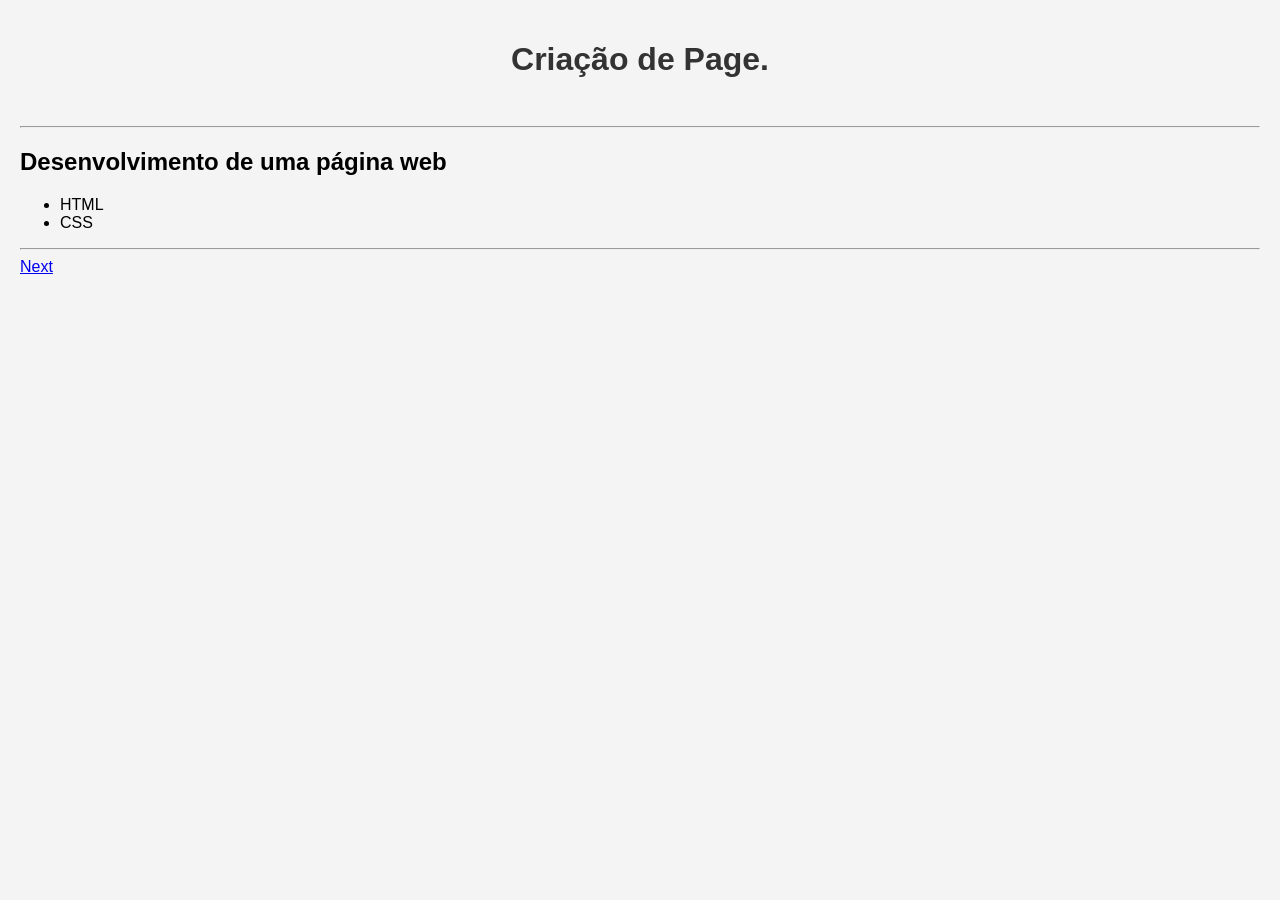
<file: index01.html>
<!DOCTYPE html>
<html lang="en">
<head>
    <meta charset="UTF-8">
    <meta name="viewport" content="width=device-width, initial-scale=1.0">
    <title>Criação de Page.</title>
    <link rel="stylesheet" href="style.css">
    
</head>
<body>
    <h1>Criação de Page.</h1> <br>
    <hr>
    <h2>Desenvolvimento de uma página web</h2>

    <ul>
        <li>HTML</li>
        <li>CSS</li>
      
    </ul>
    <hr>
<a href="index02.html">Next</a>
</body>
</html>
</file>
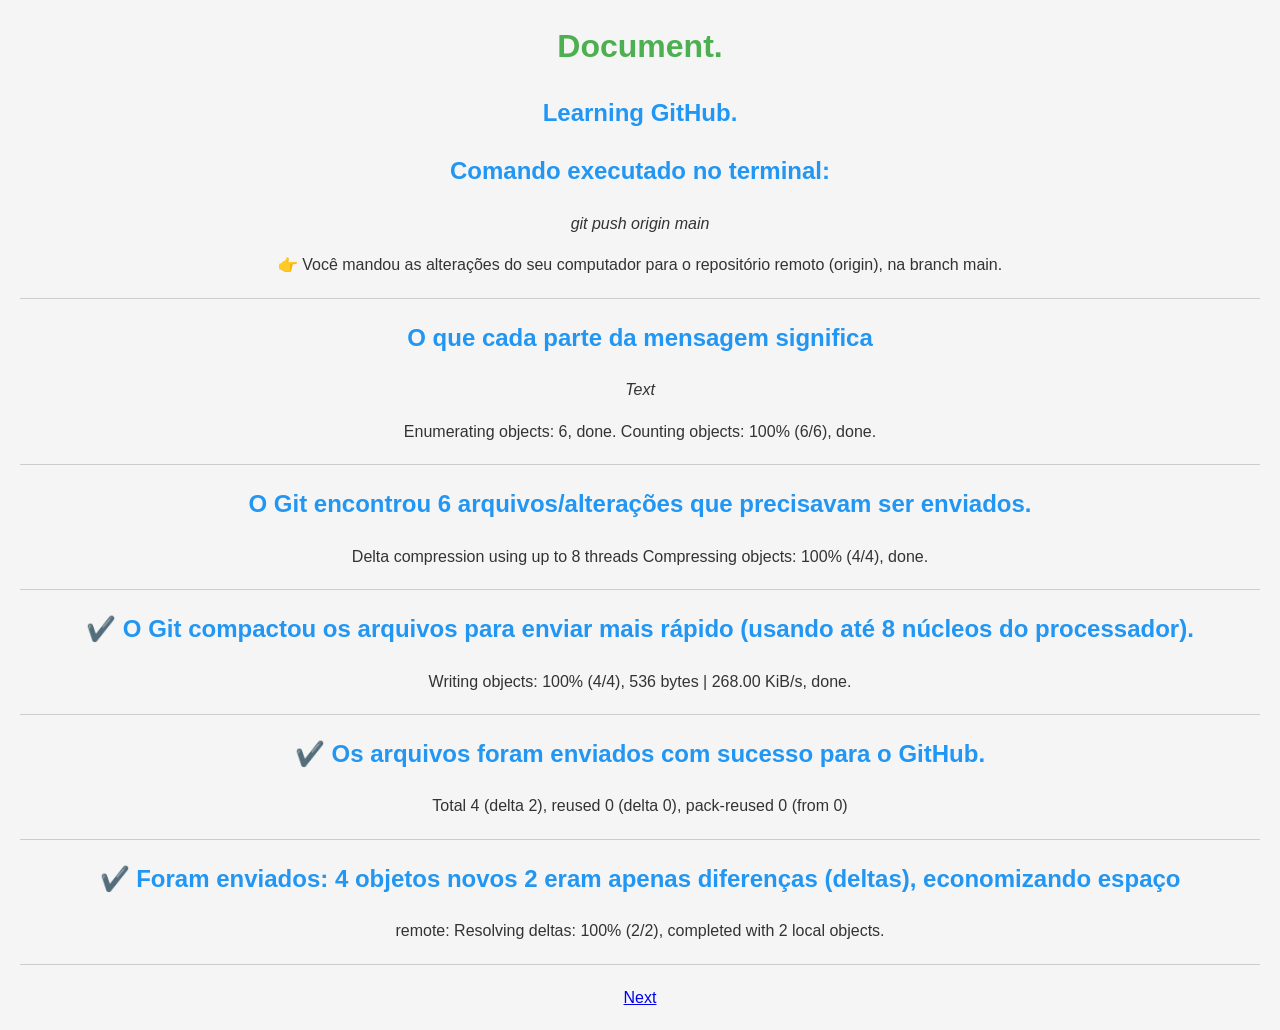
<file: index02.html>
<!DOCTYPE html>
<html lang="en">
<head>
    <meta charset="UTF-8">
    <meta name="viewport" content="width=device-width, initial-scale=1.0">
    <title>Document</title>
    <style>
        body{
            font-family: Arial, sans-serif;
            margin: 20px;
            line-height: 1.6;
            color: #333;
            background-color: #f5f5f5;
            text-align: center;
        }
        h1 {
            color: #4CAF50;
        }
        h2 {
            color: #2196F3;
        }
        p {
            margin-bottom: 10px;
        }
        hr {
            margin: 20px 0;
            border: none;
            border-top: 1px solid #ccc;
        }
        em {
            font-style: italic;
        }
        
    </style>
</head>
<body>
   <h1>Document.</h1>
   <h2>Learning GitHub.</h2>

<h2>Comando executado no terminal:</h2>
   <em>git push origin main</em> <br>

   <p>
👉 Você mandou as alterações do seu computador para o repositório remoto (origin), na branch main.</p>

<hr>
<h2>O que cada parte da mensagem significa</h2>
<i>Text</i>
<p>Enumerating objects: 6, done.
Counting objects: 100% (6/6), done.
</p>
<hr>

<h2>O Git encontrou 6 arquivos/alterações que precisavam ser enviados.</h2>

<p>Delta compression using up to 8 threads
Compressing objects: 100% (4/4), done.
</p>

<hr>
<h2>✔️ O Git compactou os arquivos para enviar mais rápido (usando até 8 núcleos do processador).</h2>

<p>Writing objects: 100% (4/4), 536 bytes | 268.00 KiB/s, done.
</p>

<hr>
<h2>✔️ Os arquivos foram enviados com sucesso para o GitHub.</h2>

<p>Total 4 (delta 2), reused 0 (delta 0), pack-reused 0 (from 0)
</p>

<hr>

<h2>✔️ Foram enviados:

4 objetos novos

2 eram apenas diferenças (deltas), economizando espaço</h2>

<p>remote: Resolving deltas: 100% (2/2), completed with 2 local objects.
</p>
<hr>

<a href="index03.html">Next</a>
</body>
</html>
</file>
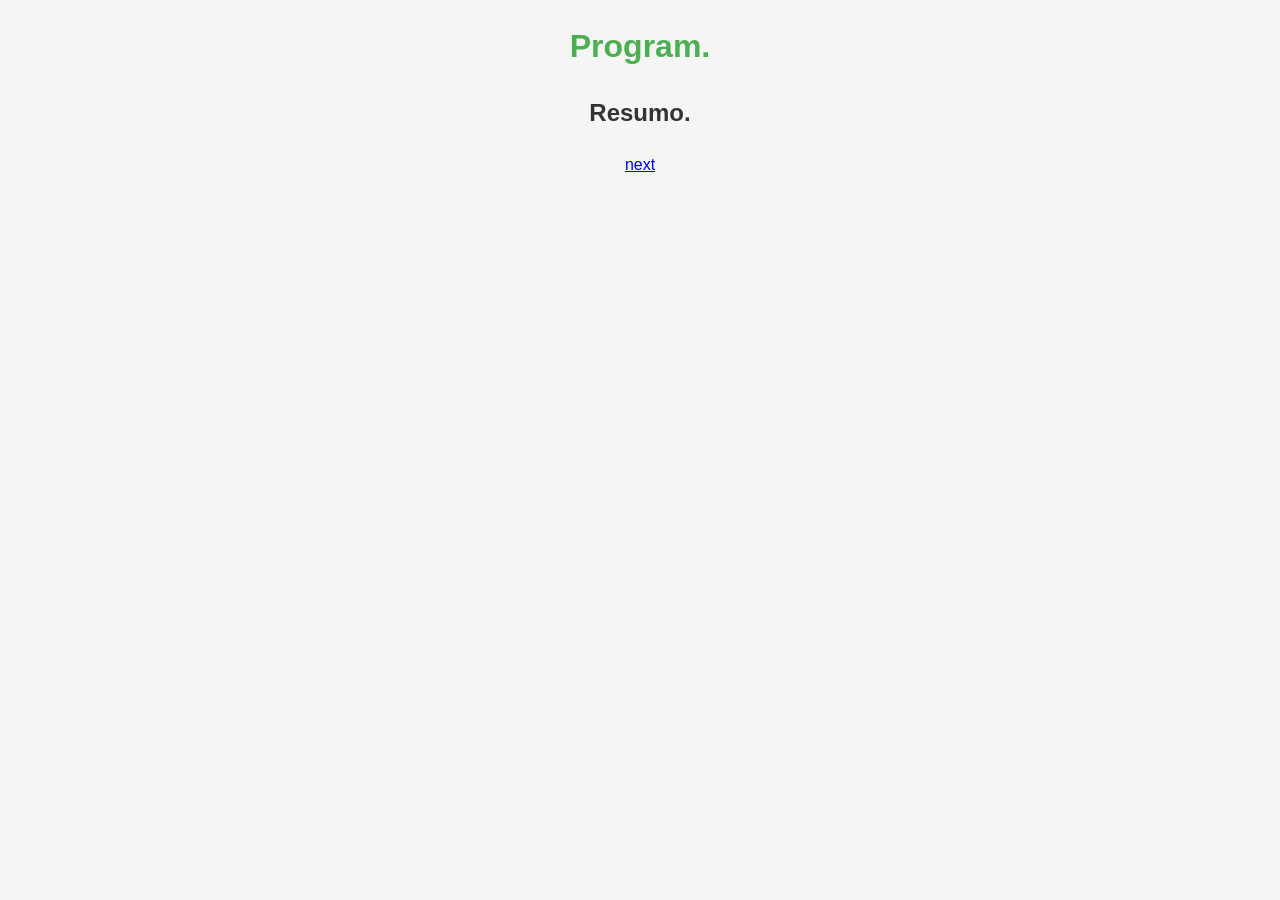
<file: index03.html>
<!DOCTYPE html>
<html lang="en">
<head>
    <meta charset="UTF-8">
    <meta name="viewport" content="width=device-width, initial-scale=1.0">
    <title>Program.</title>
    <style>
        body{
            font-family: Arial, sans-serif;
            margin: 20px;
            line-height: 1.6;
            color: #333;
            background-color: #f5f5f5;
            text-align: center;
        }
        h1 {
            color: #4CAF50;
        }
    </style>
</head>
<body>
    <h1>Program.</h1>
    <h2>Resumo.</h2>
    <a href="index04.html">next</a>
</body>
</html>
</file>
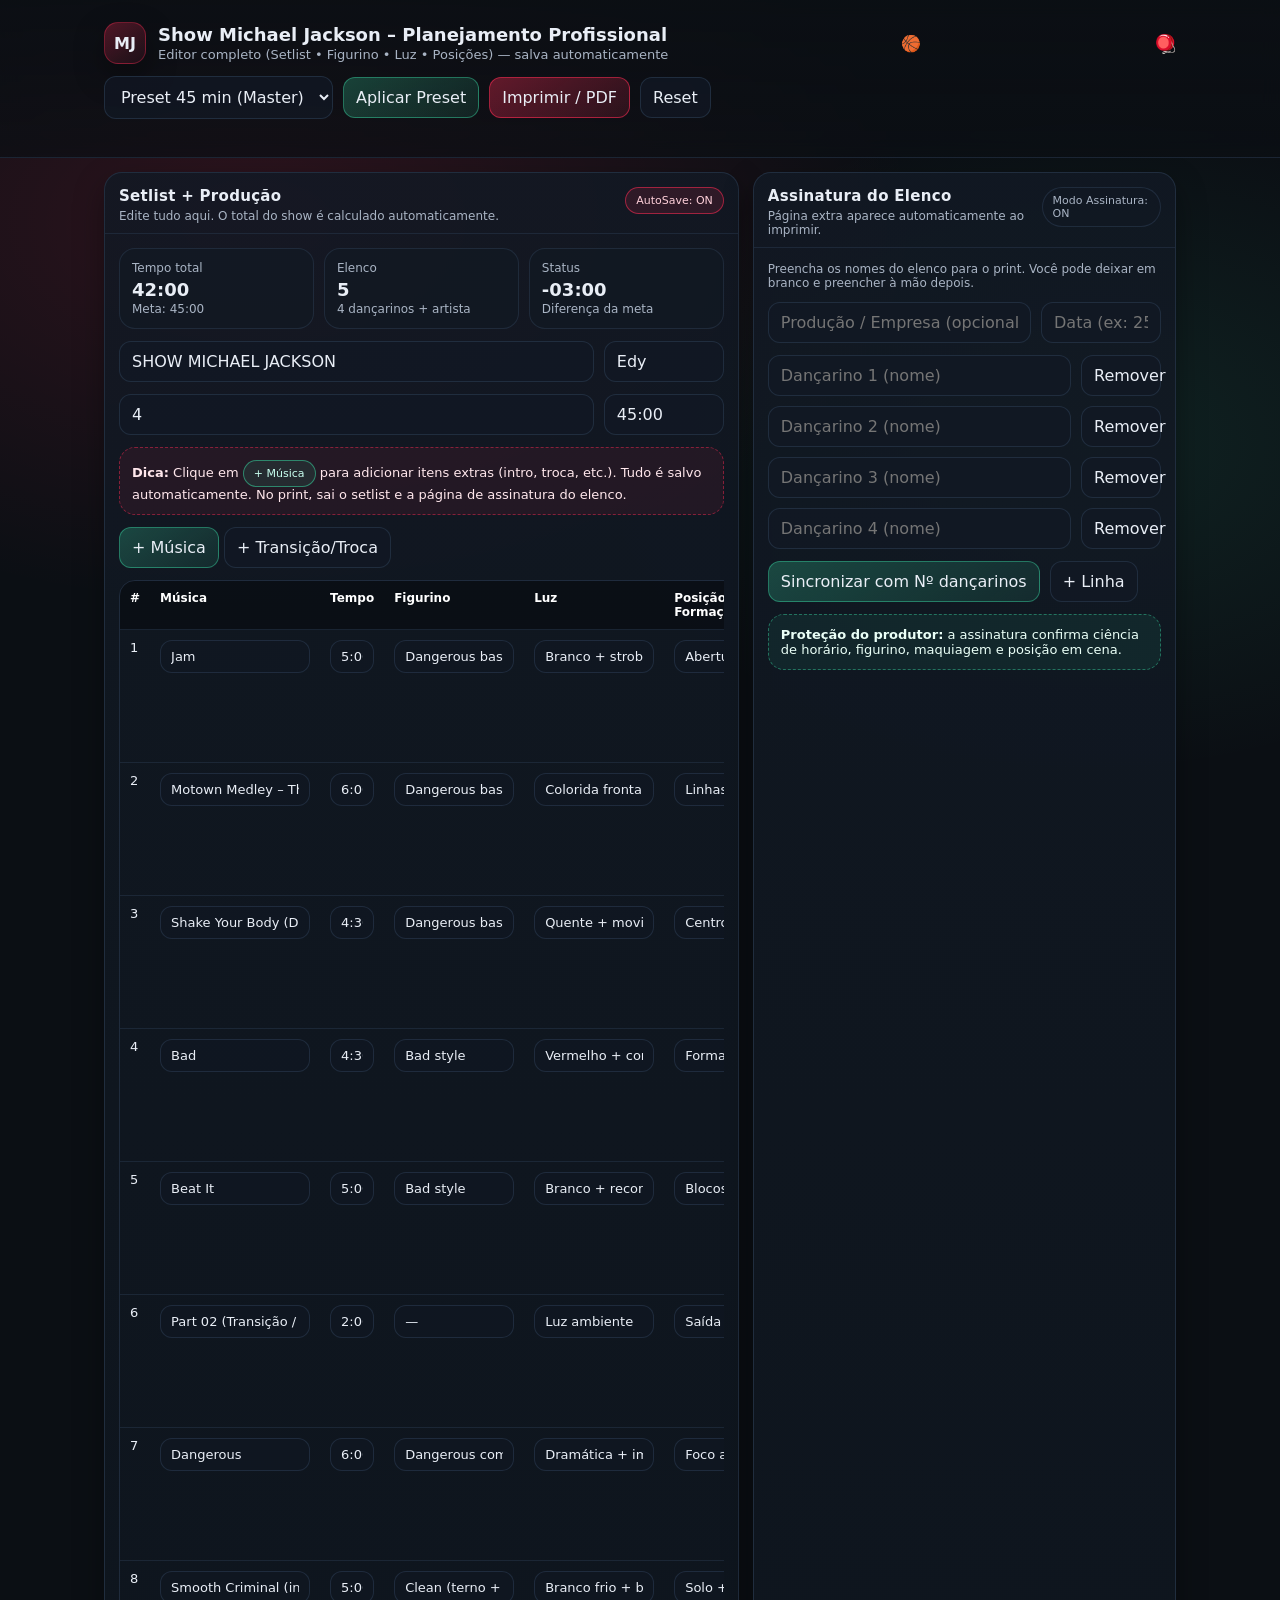
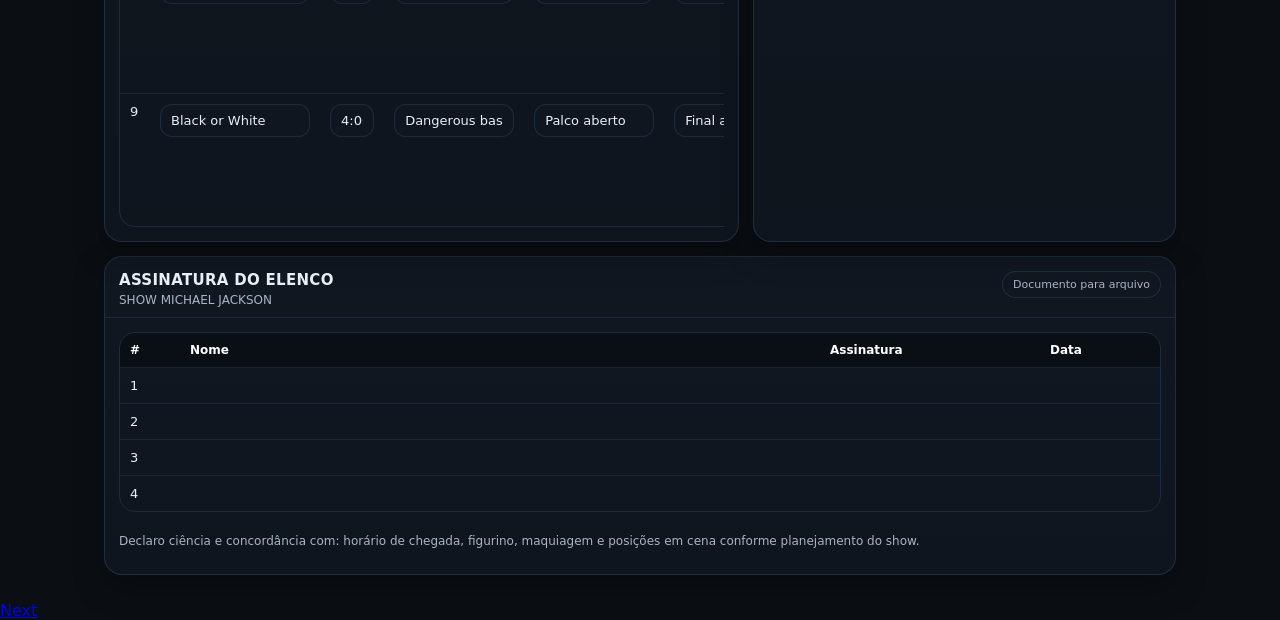
<file: index04.html>
<!DOCTYPE html>
<html lang="pt-BR">
<head>
  <meta charset="UTF-8" />
  <meta name="viewport" content="width=device-width, initial-scale=1.0"/>
  <title>Show MJ – Planejamento Profissional</title>
  <style>
    :root{
      --bg:#0b0f14;
      --card:#121924;
      --card2:#0f1620;
      --text:#e9eef6;
      --muted:#a9b4c4;
      --line:#233042;
      --accent:#ff2d55; /* toque Michael */
      --ok:#38d39f;
      --warn:#ffcc66;
      --shadow: 0 12px 30px rgba(0,0,0,.35);
      --radius:18px;
    }
    *{box-sizing:border-box}
    body{
      margin:0;
      background-color: black;
      font-family: system-ui, -apple-system, Segoe UI, Roboto, Arial, sans-serif;
      background: radial-gradient(1200px 700px at 20% 10%, rgba(255,45,85,.14), transparent 55%),
                  radial-gradient(900px 600px at 85% 20%, rgba(56,211,159,.10), transparent 55%),
                  var(--bg);
      color:var(--text);
    }
    header{
      padding:22px 18px 12px;
      position:sticky; top:0;
      backdrop-filter: blur(10px);
      background: linear-gradient(to bottom, rgba(11,15,20,.92), rgba(11,15,20,.72));
      border-bottom:1px solid rgba(35,48,66,.7);
      z-index: 10;
    }
    .wrap{max-width:1100px; margin:0 auto; padding:0 14px 26px;}
    .topbar{
      display:flex; gap:12px; align-items:center; justify-content:space-between; flex-wrap:wrap;
    }
    .brand{
      display:flex; gap:12px; align-items:center;
    }
    .badge{
      width:42px; height:42px; border-radius:14px;
      display:grid; place-items:center;
      background: linear-gradient(145deg, rgba(255,45,85,.28), rgba(255,45,85,.06));
      border:1px solid rgba(255,45,85,.35);
      box-shadow: var(--shadow);
      font-weight:800;
    }
    h1{font-size:18px; margin:0;}
    .sub{color:var(--muted); font-size:13px; margin-top:2px;}
    .controls{
      display:flex; gap:10px; align-items:center; flex-wrap:wrap;
    }
    button, select, input{
      font: inherit;
      color:var(--text);
      background: rgba(18,25,36,.75);
      border:1px solid rgba(35,48,66,.9);
      border-radius: 12px;
      padding:10px 12px;
      outline: none;
    }
    button{
      cursor:pointer;
      transition: transform .08s ease, border-color .2s ease, background .2s ease;
    }
    button:hover{border-color: rgba(255,45,85,.55)}
    button:active{transform: scale(.98)}
    .btn-accent{
      background: linear-gradient(145deg, rgba(255,45,85,.35), rgba(255,45,85,.12));
      border-color: rgba(255,45,85,.55);
    }
    .btn-ok{
      background: linear-gradient(145deg, rgba(56,211,159,.26), rgba(56,211,159,.10));
      border-color: rgba(56,211,159,.45);
    }
    .grid{
      display:grid;
      grid-template-columns: 1.2fr .8fr;
      gap:14px;
      margin-top:14px;
    }
    @media (max-width: 980px){
      .grid{grid-template-columns:1fr}
    }
    .card{
      background: linear-gradient(180deg, rgba(18,25,36,.86), rgba(15,22,32,.86));
      border:1px solid rgba(35,48,66,.9);
      border-radius: var(--radius);
      box-shadow: var(--shadow);
      overflow:hidden;
    }
    .card .hd{
      padding:14px 14px 10px;
      border-bottom:1px solid rgba(35,48,66,.7);
      display:flex;
      align-items:flex-start;
      justify-content:space-between;
      gap:10px;
    }
    .card .hd h2{
      margin:0;
      font-size:15px;
      letter-spacing:.3px;
    }
    .card .hd p{margin:4px 0 0; color:var(--muted); font-size:12px}
    .card .bd{padding:14px}
    .kpis{
      display:grid;
      grid-template-columns: repeat(3, 1fr);
      gap:10px;
    }
    @media (max-width: 560px){
      .kpis{grid-template-columns:1fr}
    }
    .kpi{
      background: rgba(18,25,36,.6);
      border:1px solid rgba(35,48,66,.8);
      border-radius: 16px;
      padding:12px;
    }
    .kpi .label{color:var(--muted); font-size:12px}
    .kpi .value{font-size:18px; font-weight:800; margin-top:4px}
    .kpi .hint{color:var(--muted); font-size:12px; margin-top:2px}
    .row{
      display:grid;
      grid-template-columns: 1fr 120px;
      gap:10px;
      margin-top:12px;
    }
    @media (max-width:560px){ .row{grid-template-columns:1fr} }
    .row input[type="text"]{width:100%}
    .muted{color:var(--muted)}
    .small{font-size:12px}
    .table{
      width:100%;
      border-collapse:separate;
      border-spacing:0;
      overflow:hidden;
      border-radius: 16px;
      border:1px solid rgba(35,48,66,.85);
    }
    .table th, .table td{
      padding:10px 10px;
      border-bottom:1px solid rgba(35,48,66,.65);
      vertical-align:top;
      font-size:13px;
    }
    .table th{
      text-align:left;
      font-size:12px;
      color:#fff;
      background: rgba(0,0,0,.35);
      position:sticky; top:0;
    }
    .table tr:last-child td{border-bottom:none}
    .cell-actions{
      display:flex; gap:8px; justify-content:flex-end; flex-wrap:wrap;
    }
    .iconbtn{
      padding:8px 10px;
      border-radius: 12px;
      font-size:12px;
      background: rgba(18,25,36,.65);
    }
    .pill{
      display:inline-block;
      font-size:11px;
      padding:6px 10px;
      border-radius:999px;
      border:1px solid rgba(35,48,66,.85);
      color:var(--muted);
      background: rgba(18,25,36,.45);
    }
    .pill.accent{
      color:#ffd0da;
      border-color: rgba(255,45,85,.55);
      background: rgba(255,45,85,.12);
    }
    .pill.ok{
      color:#c8fff0;
      border-color: rgba(56,211,159,.55);
      background: rgba(56,211,159,.10);
    }
    .note{
      padding:12px;
      border-radius: 16px;
      border:1px dashed rgba(255,45,85,.45);
      background: rgba(255,45,85,.08);
      color: #ffe7ec;
      font-size:13px;
      margin-top:12px;
    }

    /* PRINT */
    @media print{
      header, .no-print{display:none !important}
      body{background:#fff; color:#111}
      .card{box-shadow:none; border:1px solid #ddd; background:#fff}
      .table{border:1px solid #ddd}
      .table th{background:#f3f3f3; color:#111}
      .pill{border-color:#bbb; color:#333; background:#f7f7f7}
      .pill.accent, .pill.ok{background:#f7f7f7; color:#111; border-color:#bbb}
      .page-break{page-break-before: always;}
    }
  </style>
</head>
<body>
<header>
  <div class="wrap">
    <div class="topbar">
      <div class="brand">
        <div class="badge">MJ</div>
        <div>
          <h1>Show Michael Jackson – Planejamento Profissional</h1>
          <div class="sub">Editor completo (Setlist • Figurino • Luz • Posições) — salva automaticamente</div>
        </div>
      </div>
🏀<h1>🪀</h1>
      <div class="controls no-print">
        <select id="preset">
          <option value="45">Preset 45 min (Master)</option>
          <option value="35">Preset 35 min</option>
          <option value="60">Preset 60 min</option>
        </select>
        <button class="btn-ok" id="applyPreset">Aplicar Preset</button>
        <button class="btn-accent" id="printBtn">Imprimir / PDF</button>
        <button id="resetBtn">Reset</button>
      </div>
    </div>
  </div>
</header>

<div class="wrap">
  <div class="grid">
    <!-- LEFT -->
    <div class="card">
      <div class="hd">
        <div>
          <h2>Setlist + Produção</h2>
          <p>Edite tudo aqui. O total do show é calculado automaticamente.</p>
        </div>
        <div class="pill accent" id="autosave">AutoSave: ON</div>
      </div>
      <div class="bd">
        <div class="kpis">
          <div class="kpi">
            <div class="label">Tempo total</div>
            <div class="value" id="totalTime">00:00</div>
            <div class="hint" id="totalHint">Meta: 45:00</div>
          </div>
          <div class="kpi">
            <div class="label">Elenco</div>
            <div class="value" id="castCount">5</div>
            <div class="hint">4 dançarinos + artista</div>
          </div>
          <div class="kpi">
            <div class="label">Status</div>
            <div class="value" id="status">OK</div>
            <div class="hint">Diferença da meta</div>
          </div>
        </div>

        <div class="row no-print">
          <input id="showName" type="text" placeholder="Nome oficial do show (ex: MJ Tribute – Dangerous Night)" />
          <input id="leadName" type="text" placeholder="Artista (ex: Edy)" />
        </div>

        <div class="row no-print">
          <input id="dancers" type="number" min="0" placeholder="Nº dançarinos (ex: 4)" />
          <input id="target" type="text" placeholder="Meta (mm:ss) ex: 45:00" />
        </div>

        <div class="note">
          <b>Dica:</b> Clique em <span class="pill ok">+ Música</span> para adicionar itens extras (intro, troca, etc.).
          Tudo é salvo automaticamente. No print, sai o setlist e a página de assinatura do elenco.
        </div>

        <div style="margin-top:12px" class="no-print">
          <button class="btn-ok" id="addSong">+ Música</button>
          <button id="addBreak">+ Transição/Troca</button>
        </div>

        <div style="margin-top:12px; overflow:auto">
          <table class="table" id="songsTable">
            <thead>
              <tr>
                <th style="width:36px">#</th>
                <th style="min-width:170px">Música</th>
                <th style="width:90px">Tempo</th>
                <th style="min-width:140px">Figurino</th>
                <th style="min-width:140px">Luz</th>
                <th style="min-width:150px">Posição / Formação</th>
                <th class="no-print" style="width:170px; text-align:right">Ações</th>
              </tr>
            </thead>
            <tbody id="tbody"></tbody>
          </table>
        </div>
      </div>
    </div>

    <!-- RIGHT -->
    <div class="card">
      <div class="hd">
        <div>
          <h2>Assinatura do Elenco</h2>
          <p>Página extra aparece automaticamente ao imprimir.</p>
        </div>
        <div class="pill" id="signatureMode">Modo Assinatura: ON</div>
      </div>
      <div class="bd">
        <p class="muted small" style="margin-top:0">
          Preencha os nomes do elenco para o print. Você pode deixar em branco e preencher à mão depois.
        </p>

        <div class="row no-print">
          <input id="company" type="text" placeholder="Produção / Empresa (opcional)" />
          <input id="date" type="text" placeholder="Data (ex: 25/12/2025)" />
        </div>

        <div style="margin-top:12px" id="signList"></div>

        <div class="no-print" style="margin-top:12px; display:flex; gap:10px; flex-wrap:wrap">
          <button class="btn-ok" id="syncCast">Sincronizar com Nº dançarinos</button>
          <button id="addSigner">+ Linha</button>
        </div>

        <div class="note" style="border-color:rgba(56,211,159,.45); background:rgba(56,211,159,.08); color:#eafff7">
          <b>Proteção do produtor:</b> a assinatura confirma ciência de horário, figurino, maquiagem e posição em cena.
        </div>
      </div>
    </div>
  </div>

  <!-- PRINT-ONLY SIGNATURE PAGE -->
  <div class="card page-break" id="printSignPage" style="margin-top:14px">
    <div class="hd">
      <div>
        <h2>ASSINATURA DO ELENCO</h2>
        <p id="printMeta" class="muted">Show • Data • Produção</p>
      </div>
      <div class="pill">Documento para arquivo</div>
    </div>
    <div class="bd" id="printSignBody"></div>
  </div>
</div>

<script>
  // ---------- Helpers ----------
  const LS_KEY = "mj_show_planner_v1";

  function mmssToSec(mmss){
    const s = (mmss || "").trim();
    if(!s) return 0;
    const parts = s.split(":").map(x => x.trim());
    if(parts.length === 1){
      const n = parseInt(parts[0],10);
      return Number.isFinite(n) ? n : 0;
    }
    const mm = parseInt(parts[0],10);
    const ss = parseInt(parts[1],10);
    if(!Number.isFinite(mm) || !Number.isFinite(ss)) return 0;
    return mm*60 + ss;
  }
  function secToMMSS(sec){
    sec = Math.max(0, Math.round(sec));
    const mm = Math.floor(sec/60);
    const ss = sec % 60;
    return String(mm).padStart(2,"0")+":"+String(ss).padStart(2,"0");
  }
  function uid(){
    return Math.random().toString(16).slice(2) + Date.now().toString(16);
  }

  // ---------- Presets ----------
  const PRESETS = {
    45: {
      target:"45:00",
      dancers:4,
      songs:[
        {name:"Jam", time:"5:00", outfit:"Dangerous base", light:"Branco + strobo", pos:"Abertura em V"},
        {name:"Motown Medley – The Jackson 5", time:"6:00", outfit:"Dangerous base", light:"Colorida frontal", pos:"Linhas simétricas"},
        {name:"Shake Your Body (Down To The Ground)", time:"4:30", outfit:"Dangerous base", light:"Quente + movimento", pos:"Centro + laterais"},
        {name:"Bad", time:"4:30", outfit:"Bad style", light:"Vermelho + contra", pos:"Formação agressiva"},
        {name:"Beat It", time:"5:00", outfit:"Bad style", light:"Branco + recortes", pos:"Blocos alternados"},
        {name:"Part 02 (Transição / troca / respiro)", time:"2:00", outfit:"—", light:"Luz ambiente", pos:"Saída rápida"},
        {name:"Dangerous", time:"6:00", outfit:"Dangerous completo", light:"Dramática + impacto", pos:"Foco artista"},
        {name:"Smooth Criminal (inclinação 45°)", time:"5:00", outfit:"Clean (terno + chapéu)", light:"Branco frio + blackout", pos:"Solo + apoio lateral"},
        {name:"Black or White", time:"4:00", outfit:"Dangerous base", light:"Palco aberto", pos:"Final aberto (todos)"},
      ]
    },
    35: {
      target:"35:00",
      dancers:4,
      songs:[
        {name:"Jam", time:"5:00", outfit:"Dangerous base", light:"Branco + strobo", pos:"Abertura em V"},
        {name:"Motown Medley – The Jackson 5", time:"5:00", outfit:"Dangerous base", light:"Colorida frontal", pos:"Linhas simétricas"},
        {name:"Bad", time:"4:30", outfit:"Bad style", light:"Vermelho + contra", pos:"Formação agressiva"},
        {name:"Beat It", time:"5:00", outfit:"Bad style", light:"Branco + recortes", pos:"Blocos alternados"},
        {name:"Dangerous", time:"6:00", outfit:"Dangerous completo", light:"Dramática + impacto", pos:"Foco artista"},
        {name:"Smooth Criminal (inclinação 45°)", time:"5:00", outfit:"Clean (terno + chapéu)", light:"Branco frio + blackout", pos:"Solo + apoio lateral"},
        {name:"Black or White", time:"4:30", outfit:"Dangerous base", light:"Palco aberto", pos:"Final aberto (todos)"},
      ]
    },
    60: {
      target:"60:00",
      dancers:4,
      songs:[
        {name:"Jam", time:"5:00", outfit:"Dangerous base", light:"Branco + strobo", pos:"Abertura em V"},
        {name:"Motown Medley – The Jackson 5", time:"6:00", outfit:"Dangerous base", light:"Colorida frontal", pos:"Linhas simétricas"},
        {name:"Shake Your Body (Down To The Ground)", time:"4:30", outfit:"Dangerous base", light:"Quente + movimento", pos:"Centro + laterais"},
        {name:"Bad", time:"4:30", outfit:"Bad style", light:"Vermelho + contra", pos:"Formação agressiva"},
        {name:"Beat It", time:"5:00", outfit:"Bad style", light:"Branco + recortes", pos:"Blocos alternados"},
        {name:"Part 02 (Transição / troca / respiro)", time:"2:00", outfit:"—", light:"Luz ambiente", pos:"Saída rápida"},
        {name:"Dangerous", time:"6:00", outfit:"Dangerous completo", light:"Dramática + impacto", pos:"Foco artista"},
        {name:"You Are Not Alone", time:"4:30", outfit:"Clean (camisa + calça)", light:"Azul/Branco suave", pos:"Semi-círculo atrás"},
        {name:"Heal the World", time:"5:30", outfit:"Clean (emocional)", light:"Branco quente", pos:"Final com abertura"},
        {name:"Smooth Criminal (inclinação 45°)", time:"5:00", outfit:"Clean (terno + chapéu)", light:"Branco frio + blackout", pos:"Solo + apoio lateral"},
        {name:"Black or White", time:"5:00", outfit:"Dangerous base", light:"Palco aberto", pos:"Final aberto (todos)"},
      ]
    }
  };

  // ---------- State ----------
  let state = {
    showName: "SHOW MICHAEL JACKSON",
    leadName: "Edy",
    company: "",
    date: "",
    dancers: 4,
    target: "45:00",
    songs: [],
    signers: []
  };

  function load(){
    const raw = localStorage.getItem(LS_KEY);
    if(raw){
      try{ state = JSON.parse(raw); }
      catch(e){ /* ignore */ }
    }
    if(!state.songs || !state.songs.length){
      applyPreset(45, false);
    }
    if(!state.signers || !state.signers.length){
      syncSigners();
    }
  }

  function save(){
    localStorage.setItem(LS_KEY, JSON.stringify(state));
    const el = document.getElementById("autosave");
    el.textContent = "AutoSave: ON";
    el.classList.add("ok");
    setTimeout(()=> el.classList.remove("ok"), 250);
  }

  function applyPreset(mins, doSave=true){
    const p = PRESETS[mins];
    state.target = p.target;
    state.dancers = p.dancers;
    state.songs = p.songs.map(s => ({ id: uid(), ...s }));
    syncSigners();
    if(doSave) save();
    render();
  }

  function totalSeconds(){
    return state.songs.reduce((sum,s)=> sum + mmssToSec(s.time), 0);
  }

  function computeStatus(){
    const total = totalSeconds();
    const tgt = mmssToSec(state.target);
    const diff = total - tgt;
    return { total, tgt, diff };
  }

  // ---------- Render ----------
  function render(){
    // inputs
    document.getElementById("showName").value = state.showName || "";
    document.getElementById("leadName").value = state.leadName || "";
    document.getElementById("company").value = state.company || "";
    document.getElementById("date").value = state.date || "";
    document.getElementById("dancers").value = state.dancers ?? 4;
    document.getElementById("target").value = state.target || "45:00";

    // KPI
    const { total, tgt, diff } = computeStatus();
    document.getElementById("totalTime").textContent = secToMMSS(total);
    document.getElementById("totalHint").textContent = "Meta: " + secToMMSS(tgt);

    document.getElementById("castCount").textContent = String((parseInt(state.dancers||0,10) || 0) + 1);

    const status = document.getElementById("status");
    if(Math.abs(diff) <= 30){
      status.textContent = "OK";
    } else if(diff > 30){
      status.textContent = "+" + secToMMSS(diff);
    } else {
      status.textContent = "-" + secToMMSS(Math.abs(diff));
    }

    // table rows
    const tbody = document.getElementById("tbody");
    tbody.innerHTML = "";
    state.songs.forEach((s, idx)=>{
      const tr = document.createElement("tr");

      const tdIdx = document.createElement("td");
      tdIdx.textContent = idx+1;
      tr.appendChild(tdIdx);

      tr.appendChild(makeInputCell("name", s.id, s.name, "Nome da música"));
      tr.appendChild(makeInputCell("time", s.id, s.time, "mm:ss"));
      tr.appendChild(makeInputCell("outfit", s.id, s.outfit, "Figurino"));
      tr.appendChild(makeInputCell("light", s.id, s.light, "Luz"));
      tr.appendChild(makeInputCell("pos", s.id, s.pos, "Posição / formação"));

      const tdAct = document.createElement("td");
      tdAct.className = "cell-actions no-print";
      tdAct.style.textAlign="right";

      const up = mkBtn("↑", "iconbtn", ()=> moveSong(s.id, -1));
      const down = mkBtn("↓", "iconbtn", ()=> moveSong(s.id, +1));
      const del = mkBtn("Excluir", "iconbtn", ()=> deleteSong(s.id));
      tdAct.append(up, down, del);

      tr.appendChild(tdAct);

      tbody.appendChild(tr);
    });

    // signers list (editor)
    const signList = document.getElementById("signList");
    signList.innerHTML = "";
    state.signers.forEach((name, i)=>{
      const row = document.createElement("div");
      row.style.display="grid";
      row.style.gridTemplateColumns="1fr 80px";
      row.style.gap="10px";
      row.style.marginBottom="10px";

      const inp = document.createElement("input");
      inp.type="text";
      inp.placeholder = `Dançarino ${i+1} (nome)`;
      inp.value = name || "";
      inp.addEventListener("input", ()=>{
        state.signers[i] = inp.value;
        save(); updatePrintSignature();
      });

      const rm = mkBtn("Remover", "", ()=>{
        state.signers.splice(i,1);
        save(); render();
      });

      row.append(inp, rm);
      signList.appendChild(row);
    });

    updatePrintSignature();
  }

  function makeInputCell(field, id, value, placeholder){
    const td = document.createElement("td");
    const inp = document.createElement("input");
    inp.type="text";
    inp.value = value ?? "";
    inp.placeholder = placeholder || "";
    inp.style.width="100%";
    inp.style.padding="8px 10px";
    inp.style.borderRadius="12px";
    inp.style.background="rgba(18,25,36,.55)";
    inp.style.border="1px solid rgba(35,48,66,.85)";
    inp.addEventListener("input", ()=>{
      const song = state.songs.find(x=>x.id===id);
      song[field] = inp.value;
      save();
      // only recalc on time changes
      if(field==="time") renderKpisOnly();
      updatePrintSignature();
    });
    td.appendChild(inp);
    return td;
  }

  function renderKpisOnly(){
    const { total, tgt, diff } = computeStatus();
    document.getElementById("totalTime").textContent = secToMMSS(total);
    document.getElementById("totalHint").textContent = "Meta: " + secToMMSS(tgt);
    const status = document.getElementById("status");
    if(Math.abs(diff) <= 30){
      status.textContent = "OK";
    } else if(diff > 30){
      status.textContent = "+" + secToMMSS(diff);
    } else {
      status.textContent = "-" + secToMMSS(Math.abs(diff));
    }
  }

  function mkBtn(text, cls, onClick){
    const b = document.createElement("button");
    b.textContent = text;
    if(cls) b.className = cls;
    b.addEventListener("click", onClick);
    return b;
  }

  // ---------- Actions ----------
  function addSongRow(isBreak=false){
    state.songs.push({
      id: uid(),
      name: isBreak ? "Transição / troca" : "",
      time: isBreak ? "1:00" : "4:00",
      outfit: isBreak ? "—" : "Dangerous base",
      light: isBreak ? "Luz ambiente" : "Branco + recortes",
      pos: isBreak ? "Saída / entrada" : "Centro + laterais"
    });
    save(); render();
  }

  function deleteSong(id){
    state.songs = state.songs.filter(s=>s.id!==id);
    save(); render();
  }

  function moveSong(id, dir){
    const i = state.songs.findIndex(s=>s.id===id);
    if(i<0) return;
    const j = i+dir;
    if(j<0 || j>=state.songs.length) return;
    const tmp = state.songs[i];
    state.songs[i] = state.songs[j];
    state.songs[j] = tmp;
    save(); render();
  }

  function syncSigners(){
    const n = parseInt(state.dancers||0,10) || 0;
    state.signers = Array.from({length:n}, (_,i)=> state.signers?.[i] || "");
    save();
  }

  function updatePrintSignature(){
    const meta = [];
    if(state.showName) meta.push(state.showName);
    if(state.date) meta.push("Data: " + state.date);
    if(state.company) meta.push("Produção: " + state.company);
    document.getElementById("printMeta").textContent = meta.join(" • ") || "Show • Data • Produção";

    const body = document.getElementById("printSignBody");
    body.innerHTML = "";

    const t = document.createElement("table");
    t.className = "table";
    const thead = document.createElement("thead");
    thead.innerHTML = `
      <tr>
        <th style="width:60px">#</th>
        <th>Nome</th>
        <th style="width:220px">Assinatura</th>
        <th style="width:120px">Data</th>
      </tr>`;
    t.appendChild(thead);

    const tb = document.createElement("tbody");
    (state.signers || []).forEach((nm, i)=>{
      const tr = document.createElement("tr");
      tr.innerHTML = `
        <td>${i+1}</td>
        <td>${escapeHtml(nm || "")}</td>
        <td></td>
        <td></td>`;
      tb.appendChild(tr);
    });
    t.appendChild(tb);

    const info = document.createElement("p");
    info.className = "muted small";
    info.innerHTML = `
      Declaro ciência e concordância com: horário de chegada, figurino, maquiagem e posições em cena conforme planejamento do show.
    `;

    body.appendChild(t);
    body.appendChild(document.createElement("div")).style.height="10px";
    body.appendChild(info);
  }

  function escapeHtml(str){
    return str.replace(/[&<>"']/g, m=>({ "&":"&amp;","<":"&lt;",">":"&gt;",'"':"&quot;","'":"&#039;" }[m]));
  }

  // ---------- Events ----------
  document.getElementById("applyPreset").addEventListener("click", ()=>{
    const val = parseInt(document.getElementById("preset").value,10);
    applyPreset(val, true);
  });

  document.getElementById("printBtn").addEventListener("click", ()=>{
    // update once before print
    updatePrintSignature();
    window.print();
  });

  document.getElementById("resetBtn").addEventListener("click", ()=>{
    localStorage.removeItem(LS_KEY);
    state = {
      showName: "SHOW MICHAEL JACKSON",
      leadName: "Edy",
      company: "",
      date: "",
      dancers: 4,
      target: "45:00",
      songs: [],
      signers: []
    };
    applyPreset(45, true);
  });

  document.getElementById("addSong").addEventListener("click", ()=> addSongRow(false));
  document.getElementById("addBreak").addEventListener("click", ()=> addSongRow(true));

  document.getElementById("syncCast").addEventListener("click", ()=>{
    syncSigners();
    render();
  });

  document.getElementById("addSigner").addEventListener("click", ()=>{
    state.signers.push("");
    save(); render();
  });

  // input bindings
  ["showName","leadName","company","date","dancers","target"].forEach(id=>{
    const el = document.getElementById(id);
    el.addEventListener("input", ()=>{
      state[id] = el.value;
      // if dancers changes, update cast count live
      if(id==="dancers"){
        const n = parseInt(state.dancers||0,10) || 0;
        document.getElementById("castCount").textContent = String(n+1);
      }
      save();
      renderKpisOnly();
      updatePrintSignature();
    });
  });

  // ---------- Init ----------
  load();
  render();
</script>


<a href="index05.html">Next</a>
</body>
</html>
</file>
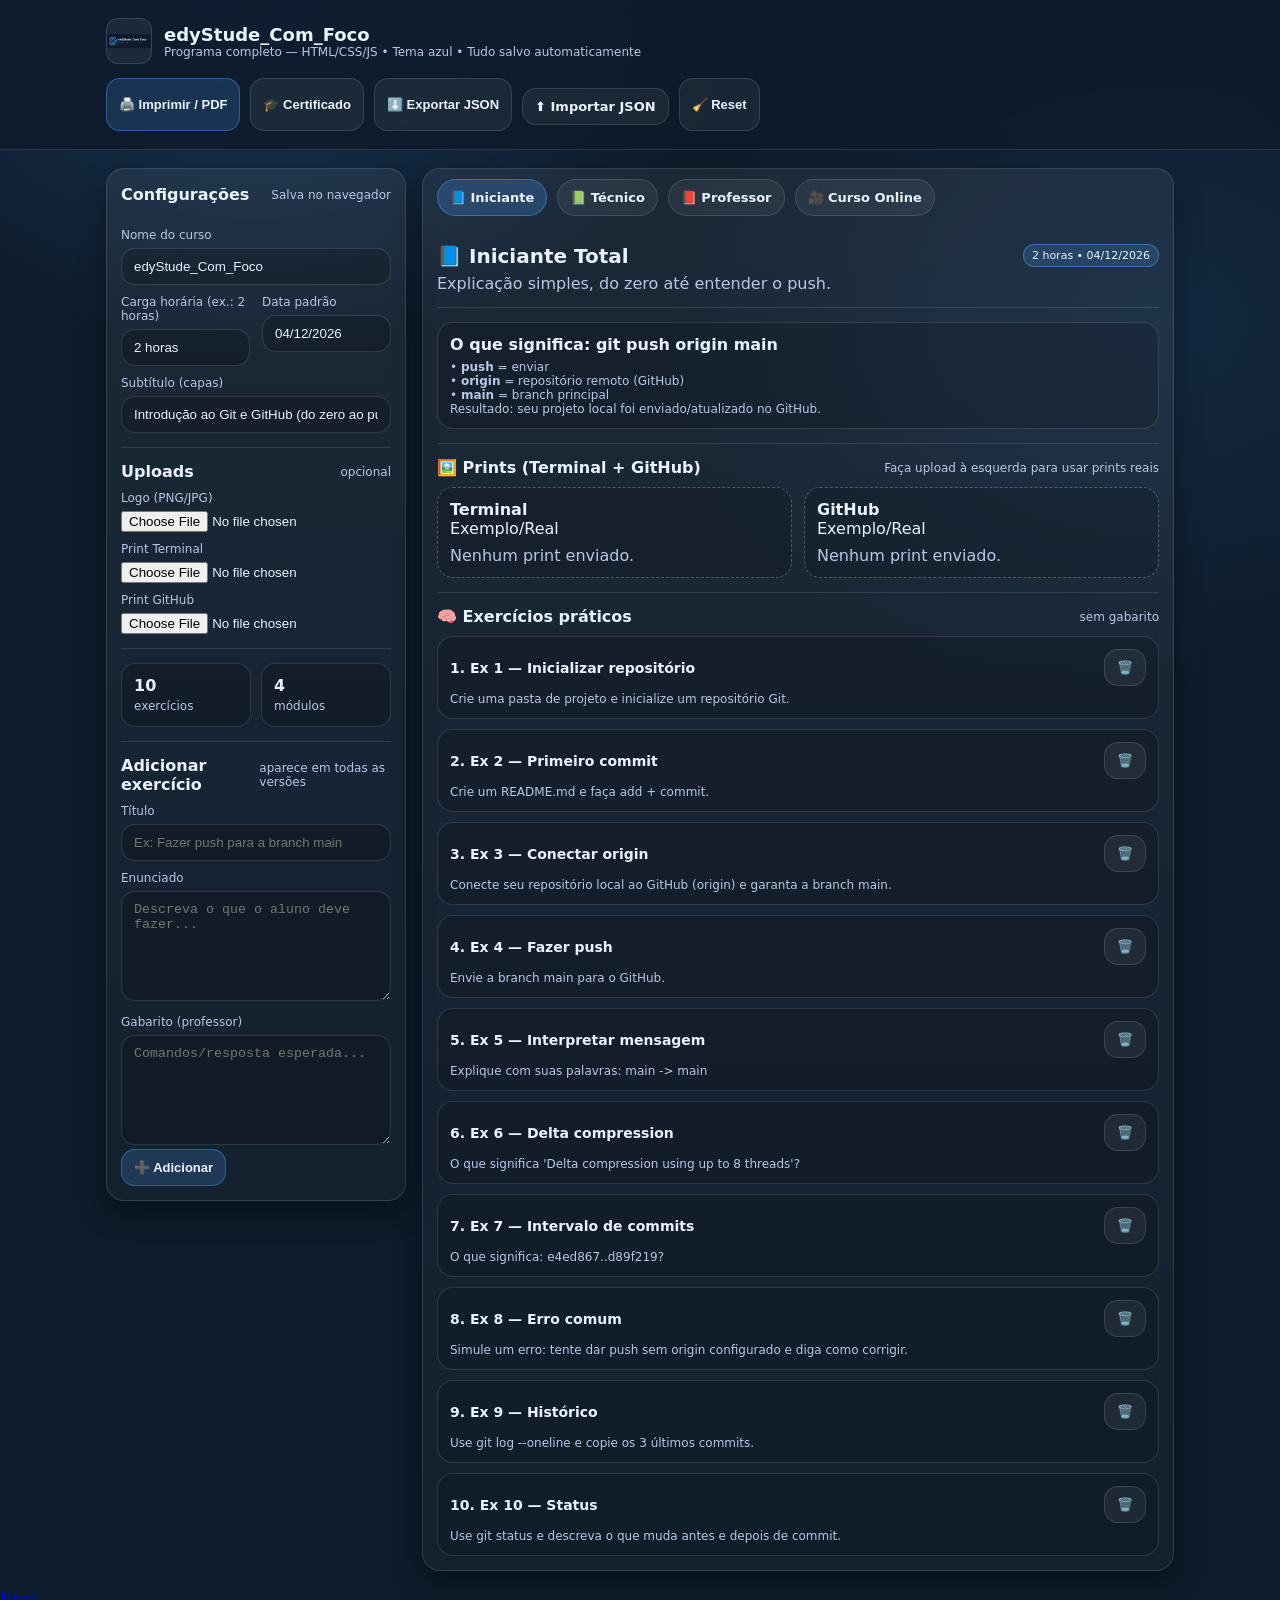
<file: index05.html>
<!doctype html>
<html lang="pt-br">
<head>
  <meta charset="utf-8" />
  <meta name="viewport" content="width=device-width,initial-scale=1" />
  <title>edyStude_Com_Foco — Programa Completo</title>
  <style>
    :root{
      --bg:#0D1B2A;
      --panel:#12263A;
      --card:#0F2234;
      --text:#EAF2FF;
      --muted:#B8C7E6;
      --accent:#4DA3FF;
      --border:rgba(255,255,255,.12);
      --shadow:0 12px 28px rgba(0,0,0,.35);
      --radius:18px;
      --max:1100px;
    }
    *{box-sizing:border-box}
    body{
      margin:0;
      font-family:system-ui,-apple-system,Segoe UI,Roboto,Arial,sans-serif;
      color:var(--text);
      background:
        radial-gradient(800px 600px at 20% 0%, rgba(77,163,255,.20), transparent 60%),
        radial-gradient(900px 700px at 90% 20%, rgba(77,163,255,.10), transparent 55%),
        var(--bg);
    }
    header{
      position:sticky; top:0; z-index:10;
      background:rgba(13,27,42,.85);
      backdrop-filter: blur(10px);
      border-bottom:1px solid var(--border);
    }
    .wrap{max-width:var(--max); margin:0 auto; padding:18px 16px}
    .top{
      display:flex; gap:14px; align-items:center; justify-content:space-between; flex-wrap:wrap;
    }
    .brand{display:flex; gap:12px; align-items:center}
    .brand img{width:46px; height:46px; object-fit:contain; border-radius:12px; border:1px solid var(--border); background:rgba(255,255,255,.06)}
    .brand h1{font-size:18px; margin:0}
    .brand p{margin:0; color:var(--muted); font-size:12px}
    .actions{display:flex; gap:10px; flex-wrap:wrap}
    button, .btn{
      border:1px solid var(--border);
      background:rgba(255,255,255,.06);
      color:var(--text);
      padding:10px 12px;
      border-radius:14px;
      cursor:pointer;
      box-shadow:none;
      transition:.15s transform, .15s background;
      font-weight:600;
      font-size:13px;
    }
    button:hover{background:rgba(255,255,255,.10)}
    button:active{transform:translateY(1px)}
    .btnPrimary{background:rgba(77,163,255,.18); border-color:rgba(77,163,255,.40)}
    .btnPrimary:hover{background:rgba(77,163,255,.25)}
    .grid{
      display:grid;
      grid-template-columns: 300px 1fr;
      gap:16px;
      align-items:start;
    }
    @media (max-width: 920px){ .grid{grid-template-columns:1fr} }

    .card{
      background:linear-gradient(180deg, rgba(255,255,255,.06), rgba(255,255,255,.03));
      border:1px solid var(--border);
      border-radius:var(--radius);
      box-shadow:var(--shadow);
    }
    .card .hd{padding:14px 14px 0 14px}
    .card .bd{padding:14px}
    .kpi{display:grid; grid-template-columns:1fr 1fr; gap:10px}
    .kpi .box{
      padding:12px; border-radius:14px;
      border:1px solid var(--border);
      background:rgba(0,0,0,.18)
    }
    .kpi .box b{display:block; font-size:16px}
    .kpi .box span{color:var(--muted); font-size:12px}
    .tabs{
      display:flex; gap:10px; flex-wrap:wrap;
      padding:10px 14px 14px 14px;
    }
    .tab{
      padding:10px 12px; border-radius:999px;
      border:1px solid var(--border);
      background:rgba(255,255,255,.06);
      cursor:pointer; user-select:none;
      font-weight:700; font-size:13px;
    }
    .tab.active{background:rgba(77,163,255,.22); border-color:rgba(77,163,255,.45)}
    label{display:block; font-size:12px; color:var(--muted); margin:10px 0 6px}
    input[type="text"], input[type="number"], textarea, select{
      width:100%;
      padding:10px 12px;
      border-radius:14px;
      border:1px solid var(--border);
      background:rgba(0,0,0,.18);
      color:var(--text);
      outline:none;
    }
    textarea{min-height:110px; resize:vertical}
    .row{display:grid; grid-template-columns:1fr 1fr; gap:12px}
    @media (max-width: 620px){ .row{grid-template-columns:1fr} }

    .sectionTitle{
      display:flex; align-items:center; justify-content:space-between; gap:10px;
      margin-top:2px;
    }
    .sectionTitle h2{margin:0; font-size:16px}
    .hint{color:var(--muted); font-size:12px}

    .imgBox{
      border:1px dashed rgba(255,255,255,.25);
      border-radius:16px;
      padding:12px;
      background:rgba(0,0,0,.15);
    }
    .imgBox img{width:100%; border-radius:12px; border:1px solid var(--border); background:rgba(255,255,255,.04)}
    .imgBtns{display:flex; gap:8px; flex-wrap:wrap; margin-top:10px}
    .list{
      display:grid; gap:10px;
      margin-top:10px;
    }
    .item{
      border:1px solid var(--border);
      border-radius:16px;
      padding:12px;
      background:rgba(0,0,0,.16);
    }
    .itemHead{display:flex; justify-content:space-between; gap:10px; align-items:center}
    .itemHead b{font-size:14px}
    .item small{color:var(--muted)}
    .item .meta{margin-top:6px; color:var(--muted); font-size:12px}
    .item .ans{margin-top:8px; padding-top:8px; border-top:1px solid rgba(255,255,255,.10)}
    .pill{
      display:inline-block;
      font-size:11px;
      padding:4px 8px;
      border-radius:999px;
      border:1px solid rgba(77,163,255,.45);
      background:rgba(77,163,255,.18);
      margin-left:8px;
      color:var(--text);
    }
    .hr{height:1px; background:rgba(255,255,255,.10); margin:14px 0}

    /* CERTIFICADO (print-friendly) */
    .cert{
      display:none;
      padding:30px;
    }
    .cert .paper{
      max-width:900px;
      margin:0 auto;
      background:#fff;
      color:#111;
      border-radius:16px;
      padding:34px;
      border:10px solid #0D1B2A;
    }
    .cert .paper h1{margin:0 0 10px; text-align:center; color:#0D1B2A}
    .cert .paper .sub{margin:0 0 18px; text-align:center; color:#333}
    .cert .paper .line{margin:18px auto; width:80%; border-bottom:2px solid #333}
    .cert .paper .code{margin-top:18px; text-align:center; color:#0D1B2A; font-weight:800}
    .cert .paper .logoLine{display:flex; justify-content:center; margin-bottom:14px}
    .cert .paper img{max-height:70px}

    /* PRINT MODE */
    @media print{
      header, .noPrint{display:none !important}
      body{background:#fff; color:#000}
      .card{box-shadow:none; border:0}
      .wrap{max-width:none}
      .cert{display:block}
      .cert .paper{border-radius:0}
    }
  </style>
</head>
<body>
<header class="noPrint">
  <div class="wrap">
    <div class="top">
      <div class="brand">
        <img id="brandLogo" alt="logo" />
        <div>
          <h1 id="brandName">edyStude_Com_Foco</h1>
          <p>Programa completo — HTML/CSS/JS • Tema azul • Tudo salvo automaticamente</p>
        </div>
      </div>
      <div class="actions">
        <button class="btnPrimary" id="btnPrint">🖨️ Imprimir / PDF</button>
        <button id="btnCert">🎓 Certificado</button>
        <button id="btnExport">⬇️ Exportar JSON</button>
        <label class="btn" for="importJson" style="display:inline-flex;align-items:center;gap:8px">
          ⬆️ Importar JSON <input id="importJson" type="file" accept="application/json" hidden>
        </label>
        <button id="btnReset">🧹 Reset</button>
      </div>
    </div>
  </div>
</header>

<main class="wrap">
  <div class="grid">
    <!-- Painel lateral -->
    <section class="card noPrint">
      <div class="hd">
        <div class="sectionTitle">
          <h2>Configurações</h2>
          <span class="hint">Salva no navegador</span>
        </div>
      </div>
      <div class="bd">
        <label>Nome do curso</label>
        <input id="courseName" type="text" value="edyStude_Com_Foco" />

        <div class="row">
          <div>
            <label>Carga horária (ex.: 2 horas)</label>
            <input id="courseHours" type="text" value="2 horas" />
          </div>
          <div>
            <label>Data padrão</label>
            <input id="courseDate" type="text" />
          </div>
        </div>

        <label>Subtítulo (capas)</label>
        <input id="courseSubtitle" type="text" value="Introdução ao Git e GitHub (do zero ao push)" />

        <div class="hr"></div>

        <div class="sectionTitle">
          <h2>Uploads</h2>
          <span class="hint">opcional</span>
        </div>

        <label>Logo (PNG/JPG)</label>
        <input id="logoUpload" type="file" accept="image/*"/>

        <label>Print Terminal</label>
        <input id="termUpload" type="file" accept="image/*"/>

        <label>Print GitHub</label>
        <input id="ghUpload" type="file" accept="image/*"/>

        <div class="hr"></div>

        <div class="kpi">
          <div class="box">
            <b id="kpiExercises">0</b>
            <span>exercícios</span>
          </div>
          <div class="box">
            <b id="kpiModules">4</b>
            <span>módulos</span>
          </div>
        </div>

        <div class="hr"></div>

        <div class="sectionTitle">
          <h2>Adicionar exercício</h2>
          <span class="hint">aparece em todas as versões</span>
        </div>

        <label>Título</label>
        <input id="exTitle" type="text" placeholder="Ex: Fazer push para a branch main" />
        <label>Enunciado</label>
        <textarea id="exPrompt" placeholder="Descreva o que o aluno deve fazer..."></textarea>
        <label>Gabarito (professor)</label>
        <textarea id="exAnswer" placeholder="Comandos/resposta esperada..."></textarea>

        <button class="btnPrimary" id="btnAddEx">➕ Adicionar</button>
      </div>
    </section>

    <!-- Conteúdo -->
    <section class="card">
      <div class="tabs noPrint">
        <div class="tab active" data-tab="iniciante">📘 Iniciante</div>
        <div class="tab" data-tab="tecnico">📗 Técnico</div>
        <div class="tab" data-tab="professor">📕 Professor</div>
        <div class="tab" data-tab="online">🎥 Curso Online</div>
      </div>

      <div class="bd">
        <div id="view"></div>
      </div>
    </section>
  </div>

  <!-- CERTIFICADO (impressão) -->
  <section class="cert" id="certView">
    <div class="paper">
      <div class="logoLine"><img id="certLogo" alt="logo certificado"></div>
      <h1>CERTIFICADO DE CONCLUSÃO</h1>
      <p class="sub">Certificamos que</p>
      <div class="line"></div>
      <p class="sub"><b id="certStudent">________________________________________</b><br>(Nome do aluno)</p>
      <p class="sub">concluiu com êxito o curso</p>
      <p class="sub"><b id="certCourse">edyStude_Com_Foco</b></p>
      <p class="sub" id="certSubtitle">Introdução ao Git e GitHub (do zero ao push)</p>
      <p class="sub">Carga horária: <b id="certHours">2 horas</b> • Data: <b id="certDate"></b></p>
      <p class="code">Código de validação: <span id="certCode"></span></p>
      <div class="line"></div>
      <p class="sub">Assinatura do instrutor</p>
    </div>
  </section>
</main>

<script>
  // ----------------- STATE + STORAGE -----------------
  const KEY = "edyStude_Com_Foco_APP_v1";

  const defaultState = () => ({
    courseName: "edyStude_Com_Foco",
    courseSubtitle: "Introdução ao Git e GitHub (do zero ao push)",
    courseHours: "2 horas",
    courseDate: new Date().toLocaleDateString("pt-BR"),
    assets: {
      logo: "",      // dataURL
      terminal: "",  // dataURL
      github: ""     // dataURL
    },
    exercises: [
      {
        title:"Ex 1 — Inicializar repositório",
        prompt:"Crie uma pasta de projeto e inicialize um repositório Git.",
        answer:"mkdir meu_projeto; cd meu_projeto; git init"
      },
      {
        title:"Ex 2 — Primeiro commit",
        prompt:"Crie um README.md e faça add + commit.",
        answer:"echo \"Meu projeto\" > README.md; git add README.md; git commit -m \"Primeiro commit\""
      },
      {
        title:"Ex 3 — Conectar origin",
        prompt:"Conecte seu repositório local ao GitHub (origin) e garanta a branch main.",
        answer:"git remote add origin <URL_DO_REPO>; git branch -M main"
      },
      {
        title:"Ex 4 — Fazer push",
        prompt:"Envie a branch main para o GitHub.",
        answer:"git push -u origin main"
      },
      {
        title:"Ex 5 — Interpretar mensagem",
        prompt:"Explique com suas palavras: main -> main",
        answer:"A branch main do repositório remoto foi atualizada com o que está na branch main local."
      },
      {
        title:"Ex 6 — Delta compression",
        prompt:"O que significa 'Delta compression using up to 8 threads'?",
        answer:"Git compacta e envia diferenças (deltas) usando múltiplas threads para ficar mais rápido."
      },
      {
        title:"Ex 7 — Intervalo de commits",
        prompt:"O que significa: e4ed867..d89f219?",
        answer:"O remoto estava em e4ed867 e foi atualizado até d89f219 (novo commit)."
      },
      {
        title:"Ex 8 — Erro comum",
        prompt:"Simule um erro: tente dar push sem origin configurado e diga como corrigir.",
        answer:"Erro 'No configured push destination'. Corrigir: git remote add origin <URL> e depois git push."
      },
      {
        title:"Ex 9 — Histórico",
        prompt:"Use git log --oneline e copie os 3 últimos commits.",
        answer:"Mostra hashes + mensagens em uma linha por commit."
      },
      {
        title:"Ex 10 — Status",
        prompt:"Use git status e descreva o que muda antes e depois de commit.",
        answer:"Antes há mudanças staged/unstaged; após commit geralmente 'working tree clean'."
      }
    ]
  });

  const load = () => {
    try{
      const raw = localStorage.getItem(KEY);
      if(!raw) return defaultState();
      return Object.assign(defaultState(), JSON.parse(raw));
    }catch{ return defaultState(); }
  };

  let state = load();

  const save = () => localStorage.setItem(KEY, JSON.stringify(state));

  // ----------------- DOM -----------------
  const $ = (id) => document.getElementById(id);
  const view = $("view");

  const setBrand = () => {
    $("brandName").textContent = state.courseName;
    $("courseName").value = state.courseName;
    $("courseSubtitle").value = state.courseSubtitle;
    $("courseHours").value = state.courseHours;
    $("courseDate").value = state.courseDate;

    // logo placeholders
    const fallback = makeTextLogo(state.courseName);
    const logoSrc = state.assets.logo || fallback;

    $("brandLogo").src = logoSrc;
    $("certLogo").src = logoSrc;

    $("certCourse").textContent = state.courseName;
    $("certSubtitle").textContent = state.courseSubtitle;
    $("certHours").textContent = state.courseHours;
    $("certDate").textContent = state.courseDate;
    $("certCode").textContent = makeCode();
  };

  const makeCode = () => {
    // deterministic-ish per day + name (so não muda toda hora)
    const base = `${state.courseName}|${state.courseDate}|${state.courseHours}`;
    let hash = 0;
    for (let i=0;i<base.length;i++) hash = (hash*31 + base.charCodeAt(i)) >>> 0;
    return ("0000000000" + hash.toString(16).toUpperCase()).slice(-10);
  };

  const makeTextLogo = (text) => {
    // Gera um logo simples via canvas (dataURL) se não houver upload
    const c = document.createElement("canvas");
    c.width = 600; c.height = 180;
    const ctx = c.getContext("2d");
    ctx.fillStyle = "#0D1B2A";
    ctx.fillRect(0,0,c.width,c.height);

    // ícone alvo
    ctx.strokeStyle = "#4DA3FF";
    ctx.lineWidth = 6;
    const cx=80, cy=90;
    [52,34,16].forEach(r=>{
      ctx.beginPath(); ctx.arc(cx,cy,r,0,Math.PI*2); ctx.stroke();
    });
    ctx.fillStyle = "#4DA3FF";
    ctx.beginPath(); ctx.arc(cx,cy,5,0,Math.PI*2); ctx.fill();

    ctx.fillStyle = "#EAF2FF";
    ctx.font = "700 34px system-ui, -apple-system, Segoe UI, Roboto, Arial";
    ctx.fillText(text, 150, 82);

    ctx.fillStyle = "#4DA3FF";
    ctx.font = "700 16px ui-monospace, SFMono-Regular, Menlo, Monaco, Consolas, monospace";
    ctx.fillText("DO ZERO AO PUSH", 150, 120);

    return c.toDataURL("image/png");
  };

  const updateKPIs = () => {
    $("kpiExercises").textContent = state.exercises.length;
  };

  // ----------------- RENDER -----------------
  const render = (tab) => {
    setBrand();
    updateKPIs();

    const termImg = state.assets.terminal || "";
    const ghImg = state.assets.github || "";

    const commonHeader = (title, desc) => `
      <div style="display:flex;justify-content:space-between;gap:12px;align-items:flex-start;flex-wrap:wrap">
        <div>
          <h2 style="margin:0;font-size:20px">${title}</h2>
          <p style="margin:6px 0 0;color:var(--muted)">${desc}</p>
        </div>
        <span class="pill">${state.courseHours} • ${state.courseDate}</span>
      </div>
      <div class="hr"></div>
    `;

    const printsHTML = `
      <div class="sectionTitle">
        <h2 style="margin:0;font-size:16px">🖼️ Prints (Terminal + GitHub)</h2>
        <span class="hint">Faça upload à esquerda para usar prints reais</span>
      </div>
      <div class="row" style="margin-top:10px">
        <div class="imgBox">
          <b>Terminal</b><div class="meta">Exemplo/Real</div>
          ${termImg ? `<img src="${termImg}" alt="terminal">` : `<div style="color:var(--muted);margin-top:8px">Nenhum print enviado.</div>`}
        </div>
        <div class="imgBox">
          <b>GitHub</b><div class="meta">Exemplo/Real</div>
          ${ghImg ? `<img src="${ghImg}" alt="github">` : `<div style="color:var(--muted);margin-top:8px">Nenhum print enviado.</div>`}
        </div>
      </div>
      <div class="hr"></div>
    `;

    const exercisesHTML = (withAnswers) => `
      <div class="sectionTitle">
        <h2 style="margin:0;font-size:16px">🧠 Exercícios práticos</h2>
        <span class="hint">${withAnswers ? "com gabarito" : "sem gabarito"}</span>
      </div>
      <div class="list">
        ${state.exercises.map((e,idx)=>`
          <div class="item">
            <div class="itemHead">
              <b>${idx+1}. ${escapeHTML(e.title)}</b>
              <button class="noPrint" data-del="${idx}" title="Remover">🗑️</button>
            </div>
            <div class="meta">${escapeHTML(e.prompt)}</div>
            ${withAnswers ? `<div class="ans"><small><b>Gabarito:</b> ${escapeHTML(e.answer)}</small></div>` : ``}
          </div>
        `).join("")}
      </div>
    `;

    if(tab === "iniciante"){
      view.innerHTML = `
        ${commonHeader("📘 Iniciante Total", "Explicação simples, do zero até entender o push.")}
        <div class="item">
          <b>O que significa: git push origin main</b>
          <div class="meta">
            • <b>push</b> = enviar<br/>
            • <b>origin</b> = repositório remoto (GitHub)<br/>
            • <b>main</b> = branch principal<br/>
            Resultado: seu projeto local foi enviado/atualizado no GitHub.
          </div>
        </div>
        <div class="hr"></div>
        ${printsHTML}
        ${exercisesHTML(false)}
      `;
    }

    if(tab === "tecnico"){
      view.innerHTML = `
        ${commonHeader("📗 Versão Técnica", "Explicação técnica do que o Git faz no push (objetos, deltas, refs).")}
        <div class="item">
          <b>Resumo técnico</b>
          <div class="meta">
            • Git envia apenas objetos que o remoto não possui.<br/>
            • <b>Delta compression</b> envia diferenças para reduzir tamanho.<br/>
            • <b>e4ed867..d89f219</b> é o intervalo atualizado (antigo → novo).<br/>
            • <b>main -> main</b> atualiza o ponteiro da branch remota.
          </div>
        </div>
        <div class="hr"></div>
        ${printsHTML}
        ${exercisesHTML(false)}
      `;
    }

    if(tab === "professor"){
      view.innerHTML = `
        ${commonHeader("📕 Professor / Instrutor", "Plano de aula + exercícios com gabarito + formato para ensinar.")}
        <div class="item">
          <b>Plano de aula (sugestão 2h)</b>
          <div class="meta">
            10 min: Git x GitHub • 20 min: status/add/commit • 20 min: origin/main •
            30 min: push + leitura da saída • 30 min: exercícios + correção • 10 min: quiz final
          </div>
        </div>
        <div class="hr"></div>
        ${printsHTML}
        ${exercisesHTML(true)}
      `;
    }

    if(tab === "online"){
      view.innerHTML = `
        ${commonHeader("🎥 Curso Online", "Estrutura pronta para gravar videoaulas curtas e objetivas.")}
        <div class="item">
          <b>Formato sugerido</b>
          <div class="meta">
            • Aula 1: O que é Git e por que usar (10 min)<br/>
            • Aula 2: add + commit (12 min)<br/>
            • Aula 3: GitHub + origin (10 min)<br/>
            • Aula 4: git push + leitura da mensagem (10 min)<br/>
            • Aula 5: erros comuns (8 min)<br/>
            • Aula prática: desafio final (entregar link do repo)
          </div>
        </div>
        <div class="hr"></div>
        ${printsHTML}
        ${exercisesHTML(false)}
      `;
    }

    // delete handlers
    view.querySelectorAll("button[data-del]").forEach(btn=>{
      btn.addEventListener("click", ()=>{
        const idx = Number(btn.getAttribute("data-del"));
        state.exercises.splice(idx,1);
        save();
        render(tab);
      });
    });
  };

  const escapeHTML = (s) =>
    String(s ?? "").replaceAll("&","&amp;").replaceAll("<","&lt;").replaceAll(">","&gt;");

  // ----------------- EVENTS -----------------
  // Tabs
  document.querySelectorAll(".tab").forEach(t=>{
    t.addEventListener("click", ()=>{
      document.querySelectorAll(".tab").forEach(x=>x.classList.remove("active"));
      t.classList.add("active");
      render(t.dataset.tab);
    });
  });

  // Inputs
  $("courseName").addEventListener("input", (e)=>{ state.courseName=e.target.value; save(); setBrand(); });
  $("courseSubtitle").addEventListener("input",(e)=>{ state.courseSubtitle=e.target.value; save(); setBrand(); });
  $("courseHours").addEventListener("input",(e)=>{ state.courseHours=e.target.value; save(); setBrand(); });
  $("courseDate").addEventListener("input",(e)=>{ state.courseDate=e.target.value; save(); setBrand(); });

  // Uploads -> dataURL
  const toDataURL = (file) => new Promise((res, rej)=>{
    const r = new FileReader();
    r.onload = () => res(r.result);
    r.onerror = rej;
    r.readAsDataURL(file);
  });

  $("logoUpload").addEventListener("change", async (e)=>{
    const f = e.target.files?.[0]; if(!f) return;
    state.assets.logo = await toDataURL(f);
    save(); setBrand();
  });
  $("termUpload").addEventListener("change", async (e)=>{
    const f = e.target.files?.[0]; if(!f) return;
    state.assets.terminal = await toDataURL(f);
    save(); render(activeTab());
  });
  $("ghUpload").addEventListener("change", async (e)=>{
    const f = e.target.files?.[0]; if(!f) return;
    state.assets.github = await toDataURL(f);
    save(); render(activeTab());
  });

  // Add exercise
  $("btnAddEx").addEventListener("click", ()=>{
    const title = $("exTitle").value.trim();
    const prompt = $("exPrompt").value.trim();
    const answer = $("exAnswer").value.trim();
    if(!title || !prompt) return alert("Preencha pelo menos Título e Enunciado.");
    state.exercises.push({title, prompt, answer});
    $("exTitle").value=""; $("exPrompt").value=""; $("exAnswer").value="";
    save(); render(activeTab());
  });

  // Print / PDF
  $("btnPrint").addEventListener("click", ()=> window.print());

  // Cert view (print)
  $("btnCert").addEventListener("click", ()=>{
    // rola até a seção de certificado e imprime
    document.getElementById("certView").scrollIntoView({behavior:"smooth"});
    setTimeout(()=>window.print(), 500);
  });

  // Export JSON
  $("btnExport").addEventListener("click", ()=>{
    const blob = new Blob([JSON.stringify(state, null, 2)], {type:"application/json"});
    const a = document.createElement("a");
    a.href = URL.createObjectURL(blob);
    a.download = `${state.courseName}_backup.json`;
    a.click();
    URL.revokeObjectURL(a.href);
  });

  // Import JSON
  $("importJson").addEventListener("change", async (e)=>{
    const f = e.target.files?.[0]; if(!f) return;
    const txt = await f.text();
    try{
      state = Object.assign(defaultState(), JSON.parse(txt));
      save();
      render(activeTab());
    }catch{
      alert("JSON inválido.");
    }
  });

  // Reset
  $("btnReset").addEventListener("click", ()=>{
    if(!confirm("Apagar tudo e voltar ao padrão?")) return;
    state = defaultState(); save(); render(activeTab());
  });

  const activeTab = () => document.querySelector(".tab.active")?.dataset.tab || "iniciante";

  // init
  setBrand();
  updateKPIs();
  render("iniciante");
</script>

<a href="index06.html">Next </a>
</body>
</html>
</file>
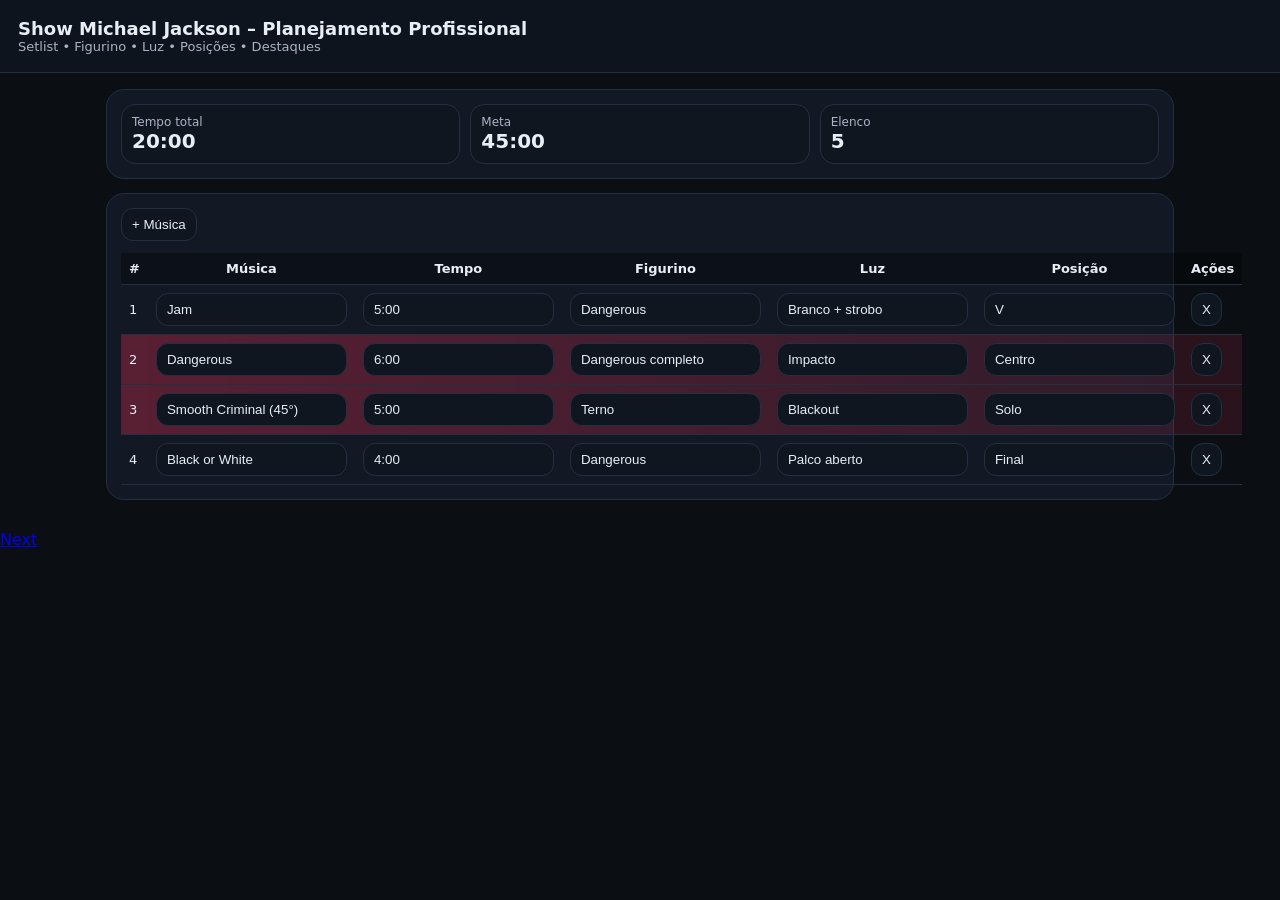
<file: index06.html>
<!DOCTYPE html>
<html lang="pt-BR">
<head>
<meta charset="UTF-8">
<title>Show Michael Jackson – Planejamento Profissional</title>

<style>
:root{
  --bg:#0b0f14;
  --card:#121924;
  --text:#e9eef6;
  --muted:#a9b4c4;
  --line:#233042;
  --accent:#ff2d55;
  --ok:#38d39f;
  --radius:18px;
}

*{box-sizing:border-box}

body{
  margin:0;
  font-family: system-ui, Arial;
  background: var(--bg);
  color:var(--text);
}

header{
  padding:18px;
  border-bottom:1px solid var(--line);
  background:#0e141d;
}

h1{margin:0;font-size:18px}
.sub{color:var(--muted);font-size:13px}

.wrap{max-width:1100px;margin:auto;padding:16px}

.card{
  background:var(--card);
  border:1px solid var(--line);
  border-radius:var(--radius);
  padding:14px;
  margin-bottom:14px;
}

.kpis{
  display:grid;
  grid-template-columns:repeat(3,1fr);
  gap:10px;
}

.kpi{
  background:#0f1620;
  border:1px solid var(--line);
  border-radius:14px;
  padding:10px;
}

.kpi .label{color:var(--muted);font-size:12px}
.kpi .value{font-size:20px;font-weight:bold}

input,button{
  background:#0f1620;
  border:1px solid var(--line);
  border-radius:12px;
  padding:8px 10px;
  color:var(--text);
}

button{cursor:pointer}
button:hover{border-color:var(--accent)}

.table{
  width:100%;
  border-collapse:collapse;
  margin-top:12px;
}

.table th,.table td{
  border-bottom:1px solid var(--line);
  padding:8px;
  font-size:13px;
}

.table th{
  background:#00000055;
}

/* ===== DESTAQUES ===== */
tr.highlight{
  background:linear-gradient(90deg,
    rgba(255,45,85,.30),
    rgba(255,45,85,.12)
  );
}

tr.manual-highlight{
  background:linear-gradient(90deg,
    rgba(56,211,159,.30),
    rgba(56,211,159,.12)
  );
}

/* PRINT */
@media print{
  header,button{display:none}
  body{background:#fff;color:#000}
  .card{background:#fff;border:1px solid #ccc}
  tr.highlight,tr.manual-highlight{background:#eee!important}
}
</style>
</head>

<body>

<header>
  <h1>Show Michael Jackson – Planejamento Profissional</h1>
  <div class="sub">Setlist • Figurino • Luz • Posições • Destaques</div>
</header>

<div class="wrap">

<div class="card">
  <div class="kpis">
    <div class="kpi">
      <div class="label">Tempo total</div>
      <div class="value" id="totalTime">00:00</div>
    </div>
    <div class="kpi">
      <div class="label">Meta</div>
      <div class="value">45:00</div>
    </div>
    <div class="kpi">
      <div class="label">Elenco</div>
      <div class="value">5</div>
    </div>
  </div>
</div>

<div class="card">
  <button onclick="addSong()">+ Música</button>

  <table class="table">
    <thead>
      <tr>
        <th>#</th>
        <th>Música</th>
        <th>Tempo</th>
        <th>Figurino</th>
        <th>Luz</th>
        <th>Posição</th>
        <th>Ações</th>
      </tr>
    </thead>
    <tbody id="tbody"></tbody>
  </table>
</div>

</div>

<script>
const LS="mj_show_full";
let songs=[
 {name:"Jam",time:"5:00",out:"Dangerous",light:"Branco + strobo",pos:"V"},
 {name:"Dangerous",time:"6:00",out:"Dangerous completo",light:"Impacto",pos:"Centro"},
 {name:"Smooth Criminal (45°)",time:"5:00",out:"Terno",light:"Blackout",pos:"Solo"},
 {name:"Black or White",time:"4:00",out:"Dangerous",light:"Palco aberto",pos:"Final"}
];

function mmss(s){
 let [m,ss]=s.split(":").map(Number);
 return m*60+ss;
}

function render(){
 let tb=document.getElementById("tbody");
 tb.innerHTML="";
 let total=0;

 songs.forEach((s,i)=>{
  total+=mmss(s.time);
  let tr=document.createElement("tr");

  // 🔴 destaque automático
  let n=s.name.toLowerCase();
  if(n.includes("dangerous")||n.includes("smooth")||n.includes("45")){
    tr.classList.add("highlight");
  }

  // 🟢 destaque manual
  tr.ondblclick=()=>tr.classList.toggle("manual-highlight");

  tr.innerHTML=`
    <td>${i+1}</td>
    <td><input value="${s.name}" oninput="songs[${i}].name=this.value;render()"></td>
    <td><input value="${s.time}" oninput="songs[${i}].time=this.value;render()"></td>
    <td><input value="${s.out}" oninput="songs[${i}].out=this.value"></td>
    <td><input value="${s.light}" oninput="songs[${i}].light=this.value"></td>
    <td><input value="${s.pos}" oninput="songs[${i}].pos=this.value"></td>
    <td><button onclick="del(${i})">X</button></td>
  `;
  tb.appendChild(tr);
 });

 document.getElementById("totalTime").innerText=
  String(Math.floor(total/60)).padStart(2,"0")+":"+
  String(total%60).padStart(2,"0");

 localStorage.setItem(LS,JSON.stringify(songs));
}

function addSong(){
 songs.push({name:"",time:"4:00",out:"",light:"",pos:""});
 render();
}

function del(i){
 songs.splice(i,1);
 render();
}

let saved=localStorage.getItem(LS);
if(saved) songs=JSON.parse(saved);

render();
</script>
<a href="index07.html">Next</a>
</body>
</html>
</file>
<file: style.css>
body{
    font-family: Arial, sans-serif;
    background-color: #f4f4f4;
    margin: 10px;
    padding: 10px;
}
h1{
    color: #333;
    text-align: center;
}
p{
    font-size: 16px;
    line-height: 1.5;
    color: #ff0000;
}
</file>
